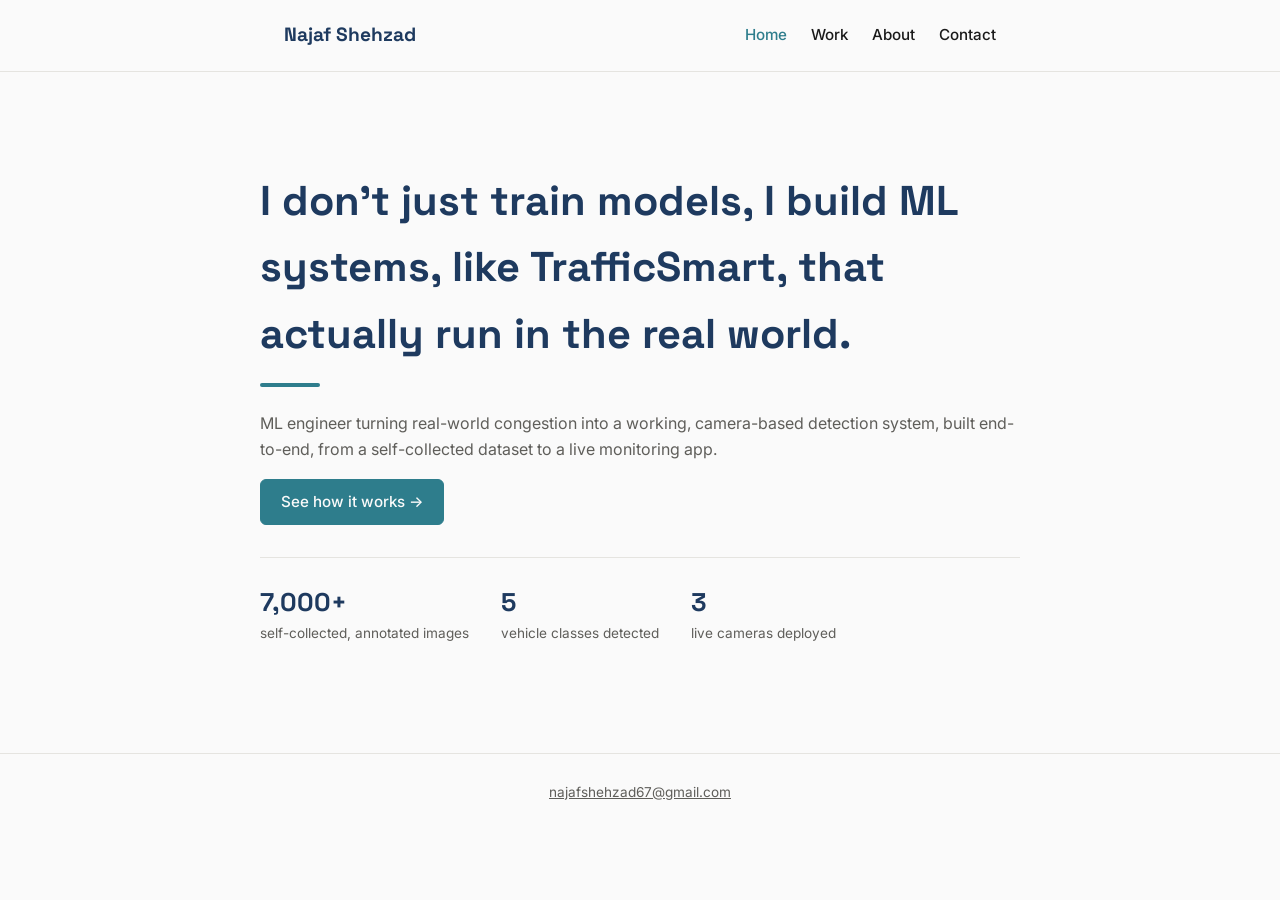
<file: index.html>
<!DOCTYPE html>
<html lang="en">
<head>
<meta charset="UTF-8">
<meta name="viewport" content="width=device-width, initial-scale=1.0">
<title>Najaf Shehzad — ML Engineer</title>
<link rel="preconnect" href="https://fonts.googleapis.com">
<link href="https://fonts.googleapis.com/css2?family=Space+Grotesk:wght@500;700&family=Inter:wght@400;500&display=swap" rel="stylesheet">
<link rel="stylesheet" href="style.css">
</head>
<body>
  <nav>
    <div class="wrap">
      <a class="brand" href="index.html">Najaf Shehzad</a>
      <div class="nav-links">
        <a href="index.html" class="active">Home</a>
        <a href="work.html">Work</a>
        <a href="about.html">About</a>
        <a href="contact.html">Contact</a>
      </div>
    </div>
  </nav>

  <main>
    <div class="wrap hero">
      <h1>I don't just train models, I build ML systems, like TrafficSmart, that actually run in the real world.</h1>
      <div class="accent-line"></div>
      <p class="muted">ML engineer turning real-world congestion into a working, camera-based detection system, built end-to-end, from a self-collected dataset to a live monitoring app.</p>
      <a class="btn btn-accent" href="work.html">See how it works →</a>

      <div class="proof-strip">
        <div><div class="num">7,000+</div><div class="label">self-collected, annotated images</div></div>
        <div><div class="num">5</div><div class="label">vehicle classes detected</div></div>
        <div><div class="num">3</div><div class="label">live cameras deployed</div></div>
      </div>
    </div>
  </main>

  <footer>
    <div class="wrap">
      <a href="mailto:najafshehzad67@gmail.com" style="color: inherit;">najafshehzad67@gmail.com</a>
    </div>
  </footer>
</body>
</html>
</file>
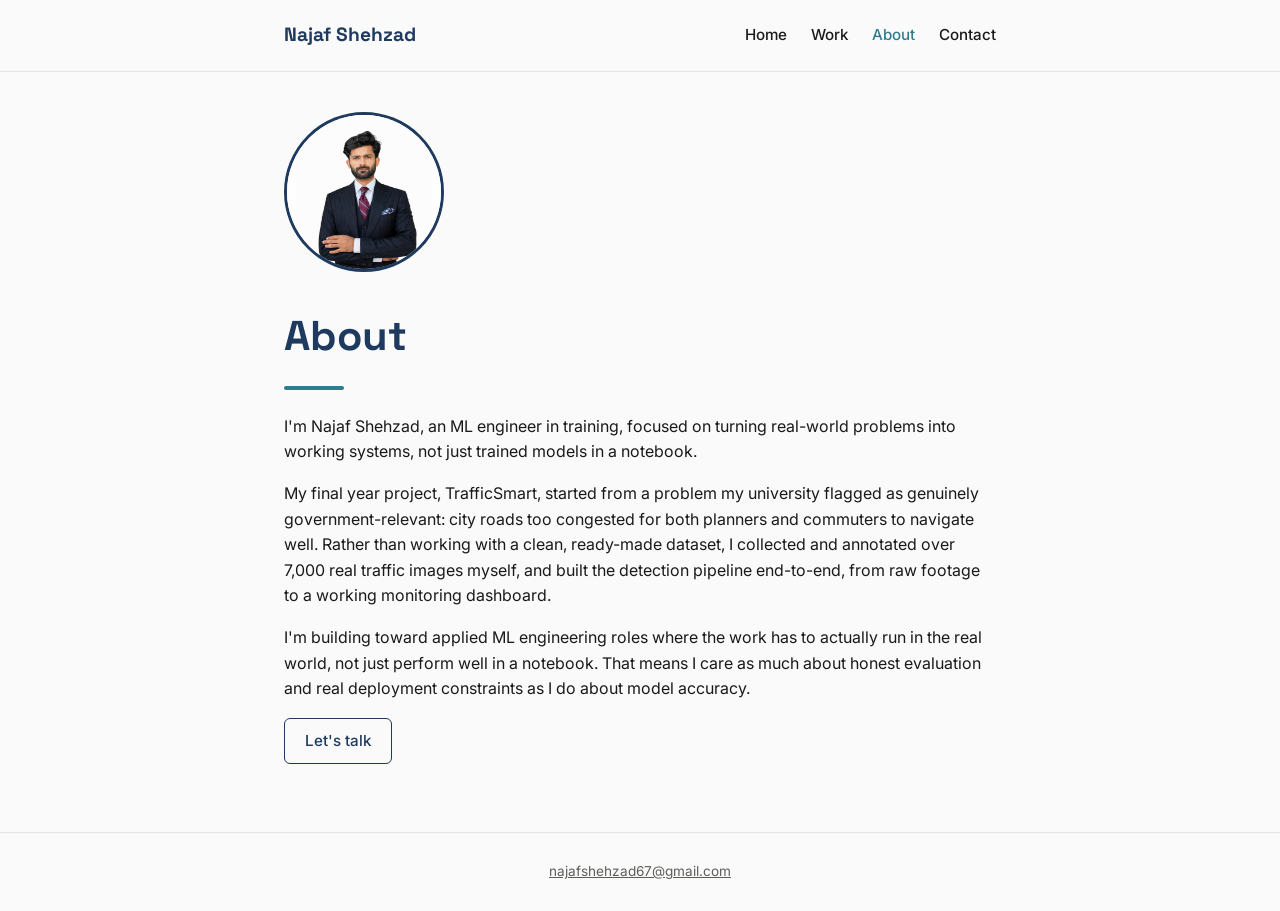
<file: about.html>
<!DOCTYPE html>
<html lang="en">
<head>
<meta charset="UTF-8">
<meta name="viewport" content="width=device-width, initial-scale=1.0">
<title>About — Najaf Shehzad</title>
<link rel="preconnect" href="https://fonts.googleapis.com">
<link href="https://fonts.googleapis.com/css2?family=Space+Grotesk:wght@500;700&family=Inter:wght@400;500&display=swap" rel="stylesheet">
<link rel="stylesheet" href="style.css">
</head>
<body>
  <nav>
    <div class="wrap">
      <a class="brand" href="index.html">Najaf Shehzad</a>
      <div class="nav-links">
        <a href="index.html">Home</a>
        <a href="work.html">Work</a>
        <a href="about.html" class="active">About</a>
        <a href="contact.html">Contact</a>
      </div>
    </div>
  </nav>

  <main>
    <div class="wrap">
      <!-- Real photo -->
      <img src="images/profile.jpg" class="about-photo" alt="Photo of Najaf Shehzad">

      <h1>About</h1>
      <div class="accent-line"></div>

      <p>I'm Najaf Shehzad, an ML engineer in training, focused on turning real-world problems into working systems, not just trained models in a notebook.</p>

      <p>My final year project, TrafficSmart, started from a problem my university flagged as genuinely government-relevant: city roads too congested for both planners and commuters to navigate well. Rather than working with a clean, ready-made dataset, I collected and annotated over 7,000 real traffic images myself, and built the detection pipeline end-to-end, from raw footage to a working monitoring dashboard.</p>

      <p>I'm building toward applied ML engineering roles where the work has to actually run in the real world, not just perform well in a notebook. That means I care as much about honest evaluation and real deployment constraints as I do about model accuracy.</p>

      <a class="btn" href="contact.html">Let's talk</a>
    </div>
  </main>

  <footer>
    <div class="wrap">
      <a href="mailto:najafshehzad67@gmail.com" style="color: inherit;">najafshehzad67@gmail.com</a>
    </div>
  </footer>
</body>
</html>
</file>
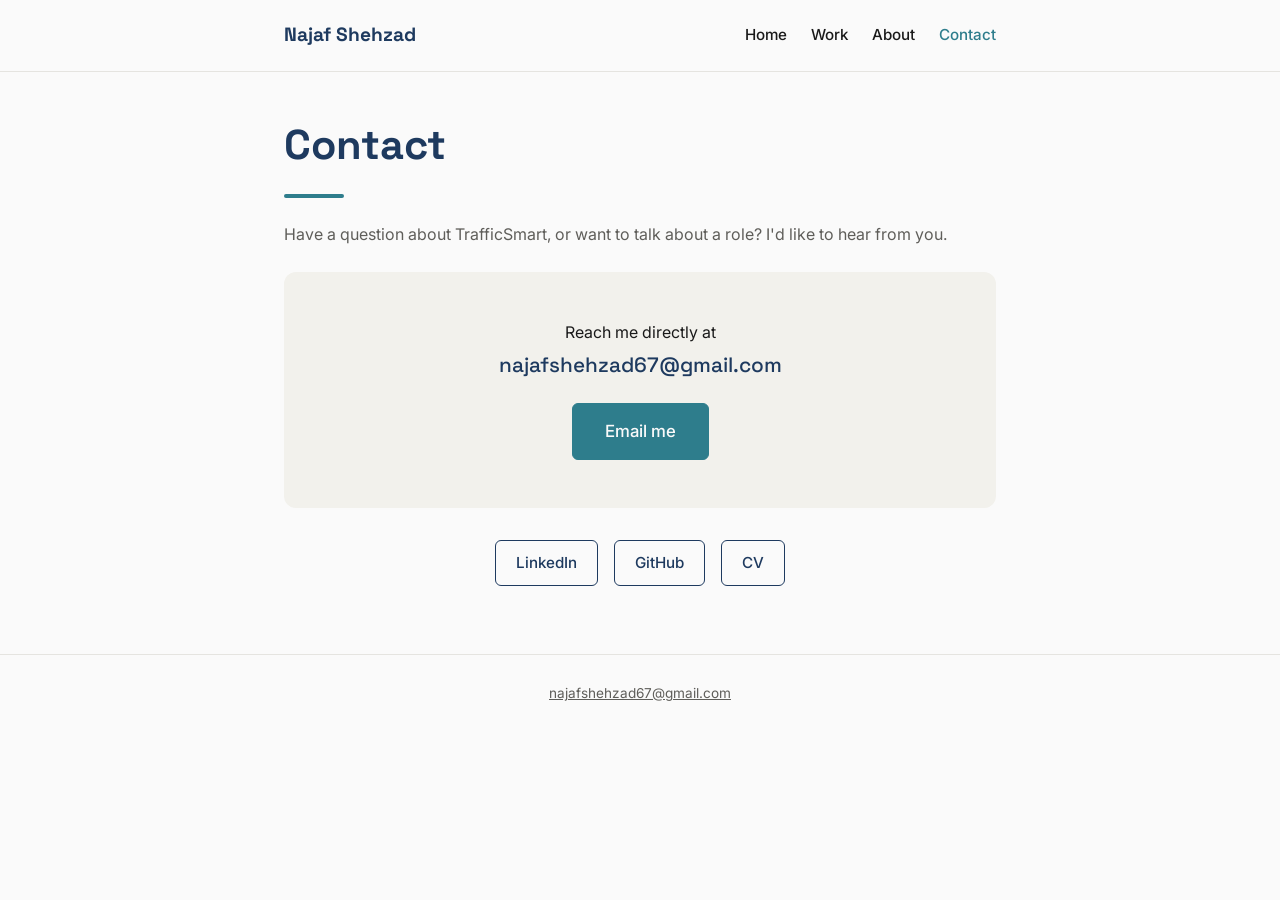
<file: contact.html>
<!DOCTYPE html>
<html lang="en">
<head>
<meta charset="UTF-8">
<meta name="viewport" content="width=device-width, initial-scale=1.0">
<title>Contact — Najaf Shehzad</title>
<link rel="preconnect" href="https://fonts.googleapis.com">
<link href="https://fonts.googleapis.com/css2?family=Space+Grotesk:wght@500;700&family=Inter:wght@400;500&display=swap" rel="stylesheet">
<link rel="stylesheet" href="style.css">
</head>
<body>
  <nav>
    <div class="wrap">
      <a class="brand" href="index.html">Najaf Shehzad</a>
      <div class="nav-links">
        <a href="index.html">Home</a>
        <a href="work.html">Work</a>
        <a href="about.html">About</a>
        <a href="contact.html" class="active">Contact</a>
      </div>
    </div>
  </nav>

  <main>
    <div class="wrap">
      <h1>Contact</h1>
      <div class="accent-line"></div>
      <p class="muted">Have a question about TrafficSmart, or want to talk about a role? I'd like to hear from you.</p>

      <div class="contact-box">
        <p style="margin-bottom: 0;">Reach me directly at</p>
        <h2 style="margin: 4px 0 0;">najafshehzad67@gmail.com</h2>
        <a class="btn btn-accent" href="mailto:najafshehzad67@gmail.com">Email me</a>
      </div>

      <div style="margin-top: 32px; text-align: center; display: flex; gap: 16px; justify-content: center;">
        <a class="btn" href="https://www.linkedin.com/in/najaf-shehzad-9b2987233/" target="_blank" rel="noopener">LinkedIn</a>
        <a class="btn" href="https://github.com/AL-NAJAF" target="_blank" rel="noopener">GitHub</a>
        <a class="btn" href="https://raw.githubusercontent.com/AL-NAJAF/My-CV/master/NajafShehzad67.pdf" target="_blank" rel="noopener">CV</a>
      </div>
    </div>
  </main>

  <footer>
    <div class="wrap">
      <a href="mailto:najafshehzad67@gmail.com" style="color: inherit;">najafshehzad67@gmail.com</a>
    </div>
  </footer>
</body>
</html>
</file>
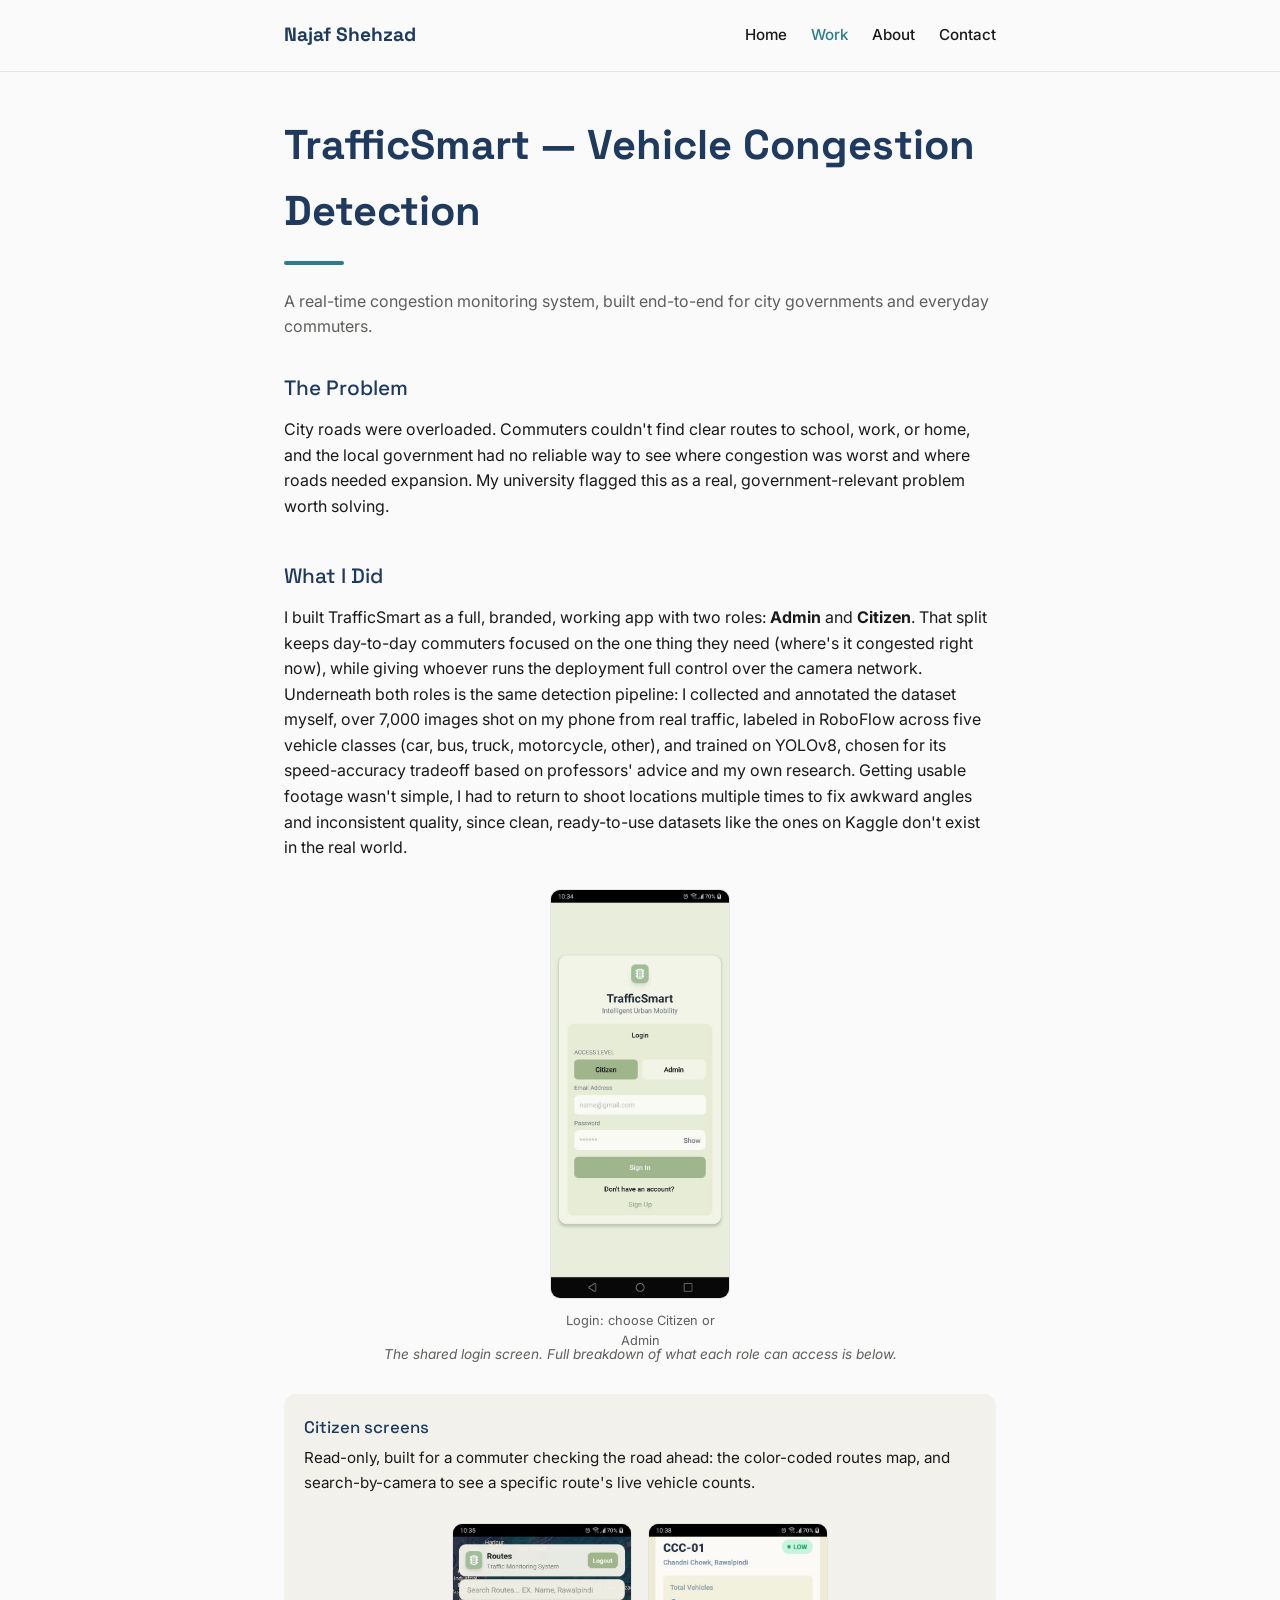
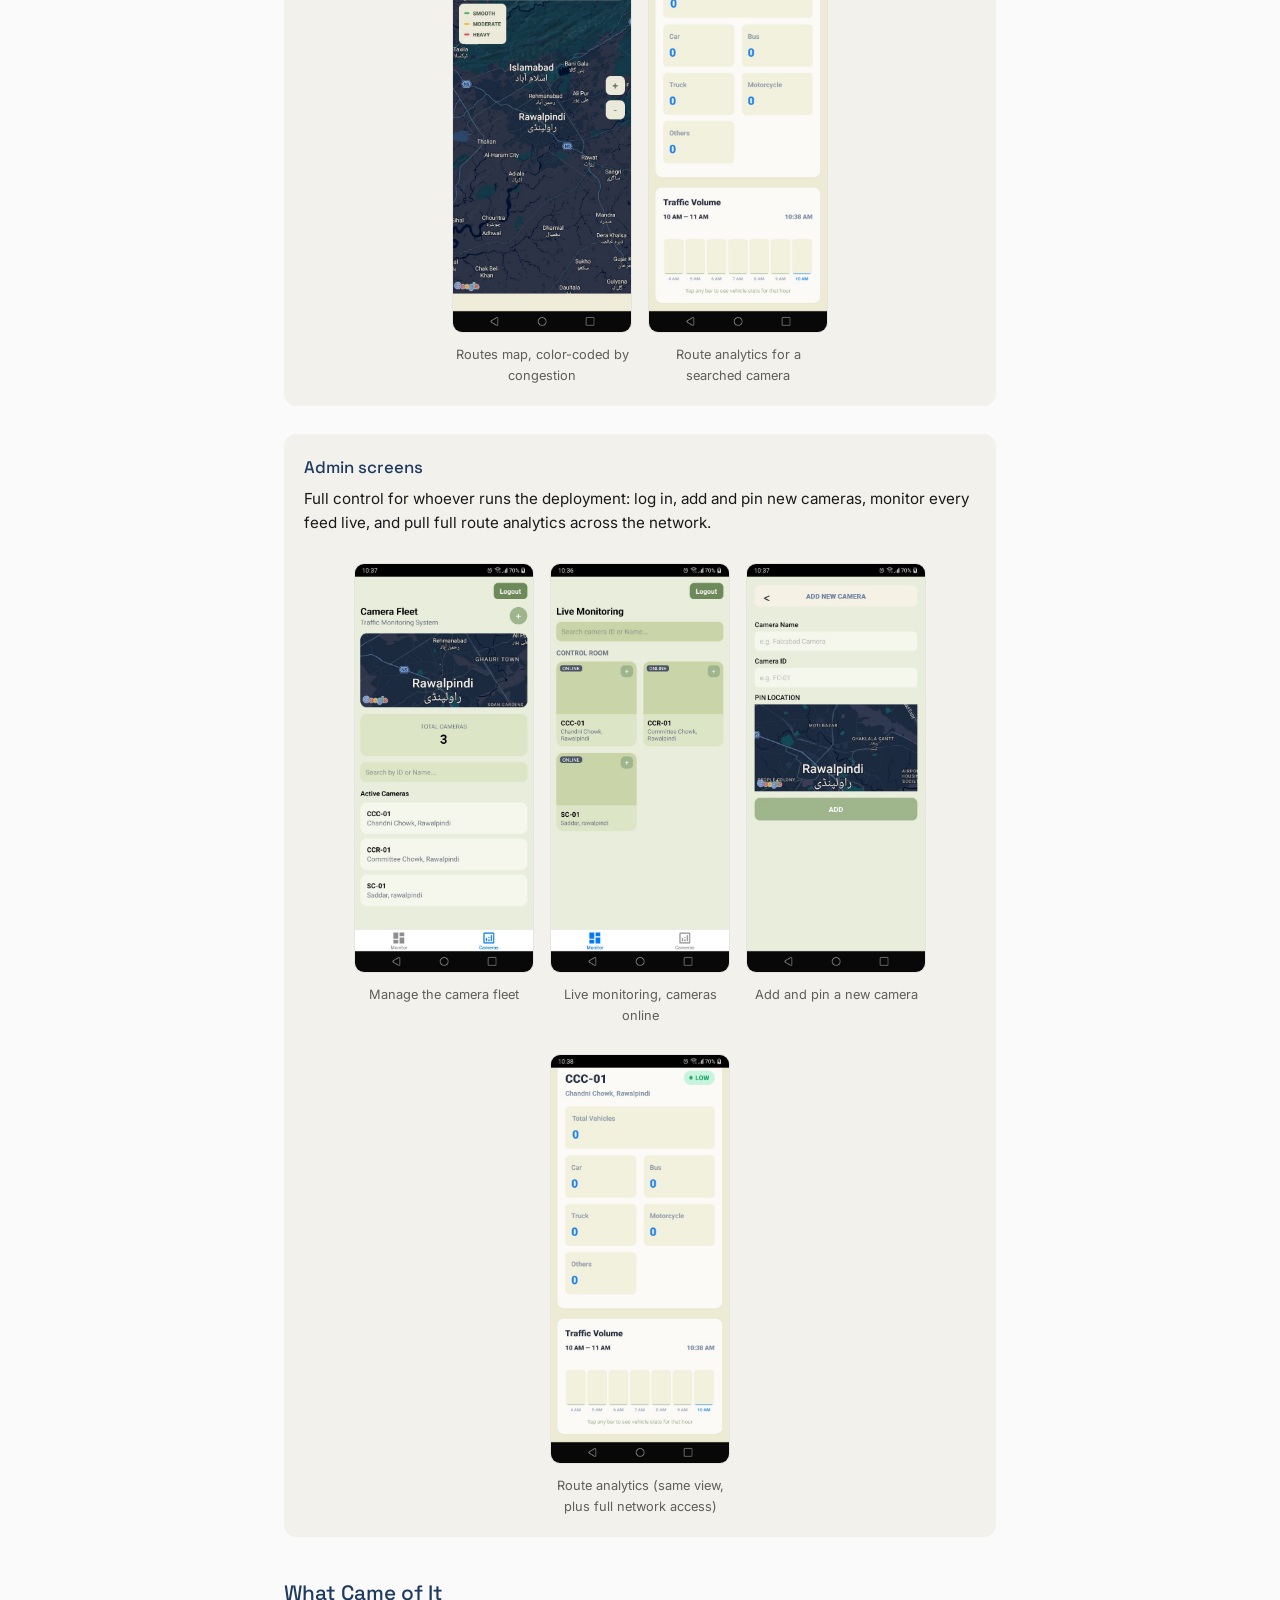
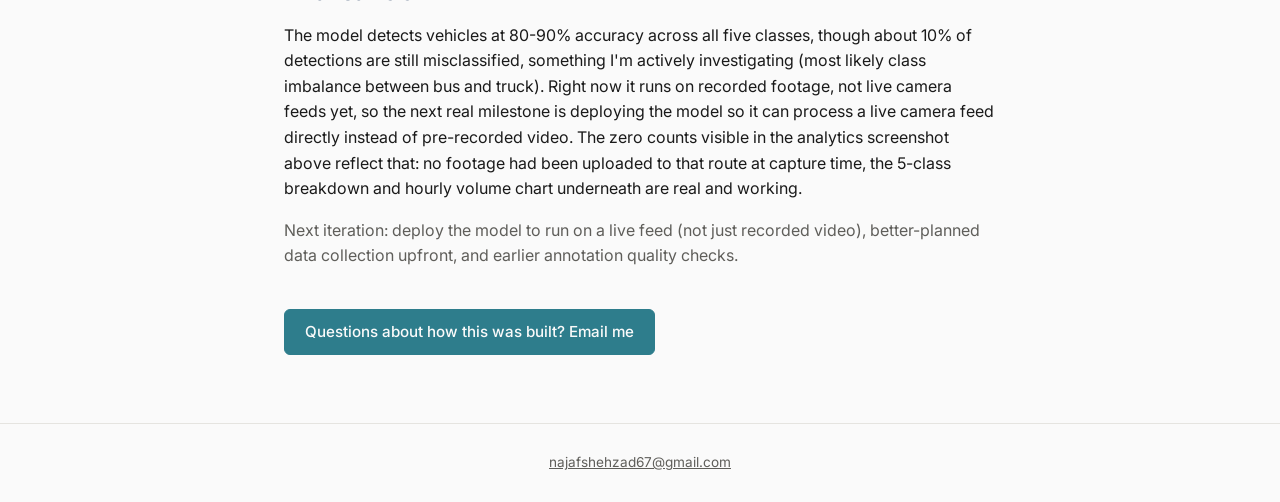
<file: work.html>
<!DOCTYPE html>
<html lang="en">
<head>
<meta charset="UTF-8">
<meta name="viewport" content="width=device-width, initial-scale=1.0">
<title>Work — Najaf Shehzad</title>
<link rel="preconnect" href="https://fonts.googleapis.com">
<link href="https://fonts.googleapis.com/css2?family=Space+Grotesk:wght@500;700&family=Inter:wght@400;500&display=swap" rel="stylesheet">
<link rel="stylesheet" href="style.css">
</head>
<body>
  <nav>
    <div class="wrap">
      <a class="brand" href="index.html">Najaf Shehzad</a>
      <div class="nav-links">
        <a href="index.html">Home</a>
        <a href="work.html" class="active">Work</a>
        <a href="about.html">About</a>
        <a href="contact.html">Contact</a>
      </div>
    </div>
  </nav>

  <main>
    <div class="wrap">
      <h1>TrafficSmart — Vehicle Congestion Detection</h1>
      <div class="accent-line"></div>
      <p class="muted">A real-time congestion monitoring system, built end-to-end for city governments and everyday commuters.</p>

      <div class="case-block">
        <h2>The Problem</h2>
        <p>City roads were overloaded. Commuters couldn't find clear routes to school, work, or home, and the local government had no reliable way to see where congestion was worst and where roads needed expansion. My university flagged this as a real, government-relevant problem worth solving.</p>
      </div>

      <div class="case-block">
        <h2>What I Did</h2>
        <p>I built TrafficSmart as a full, branded, working app with two roles: <strong>Admin</strong> and <strong>Citizen</strong>. That split keeps day-to-day commuters focused on the one thing they need (where's it congested right now), while giving whoever runs the deployment full control over the camera network. Underneath both roles is the same detection pipeline: I collected and annotated the dataset myself, over 7,000 images shot on my phone from real traffic, labeled in RoboFlow across five vehicle classes (car, bus, truck, motorcycle, other), and trained on YOLOv8, chosen for its speed-accuracy tradeoff based on professors' advice and my own research. Getting usable footage wasn't simple, I had to return to shoot locations multiple times to fix awkward angles and inconsistent quality, since clean, ready-to-use datasets like the ones on Kaggle don't exist in the real world.</p>

        <div class="image-row">
          <figure>
            <img class="shot" src="images/trafficsmart-login.jpg" alt="TrafficSmart app login screen, showing Citizen and Admin access levels.">
            <figcaption>Login: choose Citizen or Admin</figcaption>
          </figure>
        </div>
        <p class="caption" style="margin-top: -8px;">The shared login screen. Full breakdown of what each role can access is below.</p>

        <div class="role-block">
          <h3>Citizen screens</h3>
          <p class="role-desc">Read-only, built for a commuter checking the road ahead: the color-coded routes map, and search-by-camera to see a specific route's live vehicle counts.</p>
          <div class="image-row">
            <figure>
              <img class="shot" src="images/hero-routes-map.jpg" alt="Citizen routes map, color-coded smooth, moderate, and heavy congestion across Islamabad and Rawalpindi.">
              <figcaption>Routes map, color-coded by congestion</figcaption>
            </figure>
            <figure>
              <img class="shot" src="images/ccc01-analytics.jpg" alt="Citizen route analytics screen for CCC-01, Chandni Chowk, showing the 5-class vehicle breakdown and hourly traffic volume.">
              <figcaption>Route analytics for a searched camera</figcaption>
            </figure>
          </div>
        </div>

        <div class="role-block">
          <h3>Admin screens</h3>
          <p class="role-desc">Full control for whoever runs the deployment: log in, add and pin new cameras, monitor every feed live, and pull full route analytics across the network.</p>
          <div class="image-row">
            <figure>
              <img class="shot" src="images/camera-fleet.jpg" alt="Admin camera fleet dashboard showing 3 active cameras deployed across Rawalpindi.">
              <figcaption>Manage the camera fleet</figcaption>
            </figure>
            <figure>
              <img class="shot" src="images/live-monitoring.jpg" alt="Admin live monitoring grid showing 3 cameras online and streaming.">
              <figcaption>Live monitoring, cameras online</figcaption>
            </figure>
            <figure>
              <img class="shot" src="images/add-camera.jpg" alt="Admin screen for adding a new camera, with name, camera ID, and map pin location.">
              <figcaption>Add and pin a new camera</figcaption>
            </figure>
            <figure>
              <img class="shot" src="images/ccc01-analytics.jpg" alt="Admin route analytics screen for CCC-01, Chandni Chowk, showing the 5-class vehicle breakdown and hourly traffic volume.">
              <figcaption>Route analytics (same view, plus full network access)</figcaption>
            </figure>
          </div>
        </div>
      </div>

      <div class="case-block">
        <h2>What Came of It</h2>
        <p>The model detects vehicles at 80-90% accuracy across all five classes, though about 10% of detections are still misclassified, something I'm actively investigating (most likely class imbalance between bus and truck). Right now it runs on recorded footage, not live camera feeds yet, so the next real milestone is deploying the model so it can process a live camera feed directly instead of pre-recorded video. The zero counts visible in the analytics screenshot above reflect that: no footage had been uploaded to that route at capture time, the 5-class breakdown and hourly volume chart underneath are real and working.</p>

        <p class="muted">Next iteration: deploy the model to run on a live feed (not just recorded video), better-planned data collection upfront, and earlier annotation quality checks.</p>
      </div>

      <a class="btn btn-accent" href="mailto:najafshehzad67@gmail.com">Questions about how this was built? Email me</a>
    </div>
  </main>

  <footer>
    <div class="wrap">
      <a href="mailto:najafshehzad67@gmail.com" style="color: inherit;">najafshehzad67@gmail.com</a>
    </div>
  </footer>
</body>
</html>
</file>
<file: style.css>
:root {
  --bg: #FAFAFA;
  --text: #1A1A1A;
  --main: #1E3A5F;
  --accent: #2E7D8C;
  --muted: #5F5E5A;
}
* { box-sizing: border-box; margin: 0; padding: 0; }
body {
  background: var(--bg);
  color: var(--text);
  font-family: 'Inter', sans-serif;
  line-height: 1.6;
}
.wrap { max-width: 760px; margin: 0 auto; padding: 0 24px; }

/* Nav */
nav {
  border-bottom: 1px solid #E5E4E0;
  padding: 20px 0;
}
nav .wrap {
  display: flex;
  justify-content: space-between;
  align-items: center;
  flex-wrap: wrap;
  gap: 12px;
}
nav .brand {
  font-family: 'Space Grotesk', sans-serif;
  font-weight: 700;
  font-size: 1.2rem;
  color: var(--main);
  text-decoration: none;
}
nav .nav-links { display: flex; gap: 24px; }
nav .nav-links a {
  font-size: 0.95rem;
  color: var(--text);
  text-decoration: none;
  font-weight: 500;
}
nav .nav-links a:hover, nav .nav-links a.active { color: var(--accent); }

/* Headings */
h1 {
  font-family: 'Space Grotesk', sans-serif;
  font-weight: 700;
  font-size: clamp(1.8rem, 5vw, 2.6rem);
  color: var(--main);
  margin-bottom: 12px;
}
h2 {
  font-family: 'Space Grotesk', sans-serif;
  font-weight: 500;
  font-size: 1.3rem;
  color: var(--main);
  margin: 32px 0 12px;
}
p { margin-bottom: 16px; }
.muted { color: var(--muted); }

.accent-line {
  width: 60px;
  height: 4px;
  background: var(--accent);
  border-radius: 2px;
  margin: 16px 0 24px;
}

/* Hero */
.hero { padding: 56px 0 40px; }
.proof-strip {
  display: flex;
  gap: 32px;
  flex-wrap: wrap;
  margin-top: 32px;
  padding-top: 24px;
  border-top: 1px solid #E5E4E0;
}
.proof-strip div { text-align: left; }
.proof-strip .num {
  font-family: 'Space Grotesk', sans-serif;
  font-weight: 700;
  font-size: 1.6rem;
  color: var(--main);
}
.proof-strip .label { font-size: 0.85rem; color: var(--muted); }

/* Buttons */
.btn {
  display: inline-block;
  font-family: 'Inter', sans-serif;
  font-size: 0.95rem;
  font-weight: 500;
  color: var(--main);
  text-decoration: none;
  padding: 10px 20px;
  border: 1.5px solid var(--main);
  border-radius: 6px;
  transition: background 0.15s ease, color 0.15s ease;
}
.btn:hover { background: var(--main); color: #FAFAFA; }
.btn-accent {
  background: var(--accent);
  color: #FAFAFA;
  border-color: var(--accent);
}
.btn-accent:hover { background: #256670; }

/* Case study */
.case-block { margin-bottom: 40px; }
.case-block img {
  max-width: 260px;
  width: 100%;
  display: block;
  margin: 12px auto;
  border-radius: 10px;
  border: 1px solid #E5E4E0;
}
.caption { font-size: 0.85rem; color: var(--muted); font-style: italic; margin-top: -6px; margin-bottom: 20px; text-align: center; }
.image-row { display: flex; gap: 16px; flex-wrap: wrap; justify-content: center; }
.image-row figure { flex: 0 1 180px; margin: 0; }
.image-row .shot {
  width: 100%;
  aspect-ratio: 540 / 1230;
  object-fit: cover;
  object-position: top;
  border-radius: 10px;
  border: 1px solid #E5E4E0;
  display: block;
}
.role-block {
  margin: 28px 0;
  padding: 20px;
  background: #F2F1EC;
  border-radius: 12px;
}
.role-block h3 {
  font-family: 'Space Grotesk', sans-serif;
  font-weight: 500;
  font-size: 1.05rem;
  color: var(--main);
  margin-bottom: 6px;
}
.role-block p.role-desc { font-size: 0.95rem; margin-bottom: 16px; }
.image-row figcaption { font-size: 0.8rem; color: var(--muted); margin-top: 6px; text-align: center; }

/* About */
.about-photo {
  width: 160px;
  height: 160px;
  border-radius: 50%;
  object-fit: cover;
  object-position: 50% 18%;
  border: 3px solid var(--main);
  margin-bottom: 24px;
}
.photo-placeholder {
  width: 160px;
  height: 160px;
  border-radius: 50%;
  background: #E5E4E0;
  display: flex;
  align-items: center;
  justify-content: center;
  color: var(--muted);
  font-size: 0.8rem;
  text-align: center;
  margin-bottom: 24px;
  border: 3px dashed #C5C4C0;
}

/* Contact */
.contact-box {
  text-align: center;
  padding: 48px 24px;
  background: #F2F1EC;
  border-radius: 12px;
  margin-top: 24px;
}
.contact-box .btn { margin-top: 20px; font-size: 1.05rem; padding: 14px 32px; }

/* Footer */
footer {
  border-top: 1px solid #E5E4E0;
  padding: 28px 0;
  margin-top: 48px;
  text-align: center;
  color: var(--muted);
  font-size: 0.85rem;
}

main { padding: 40px 0 20px; }
</file>
